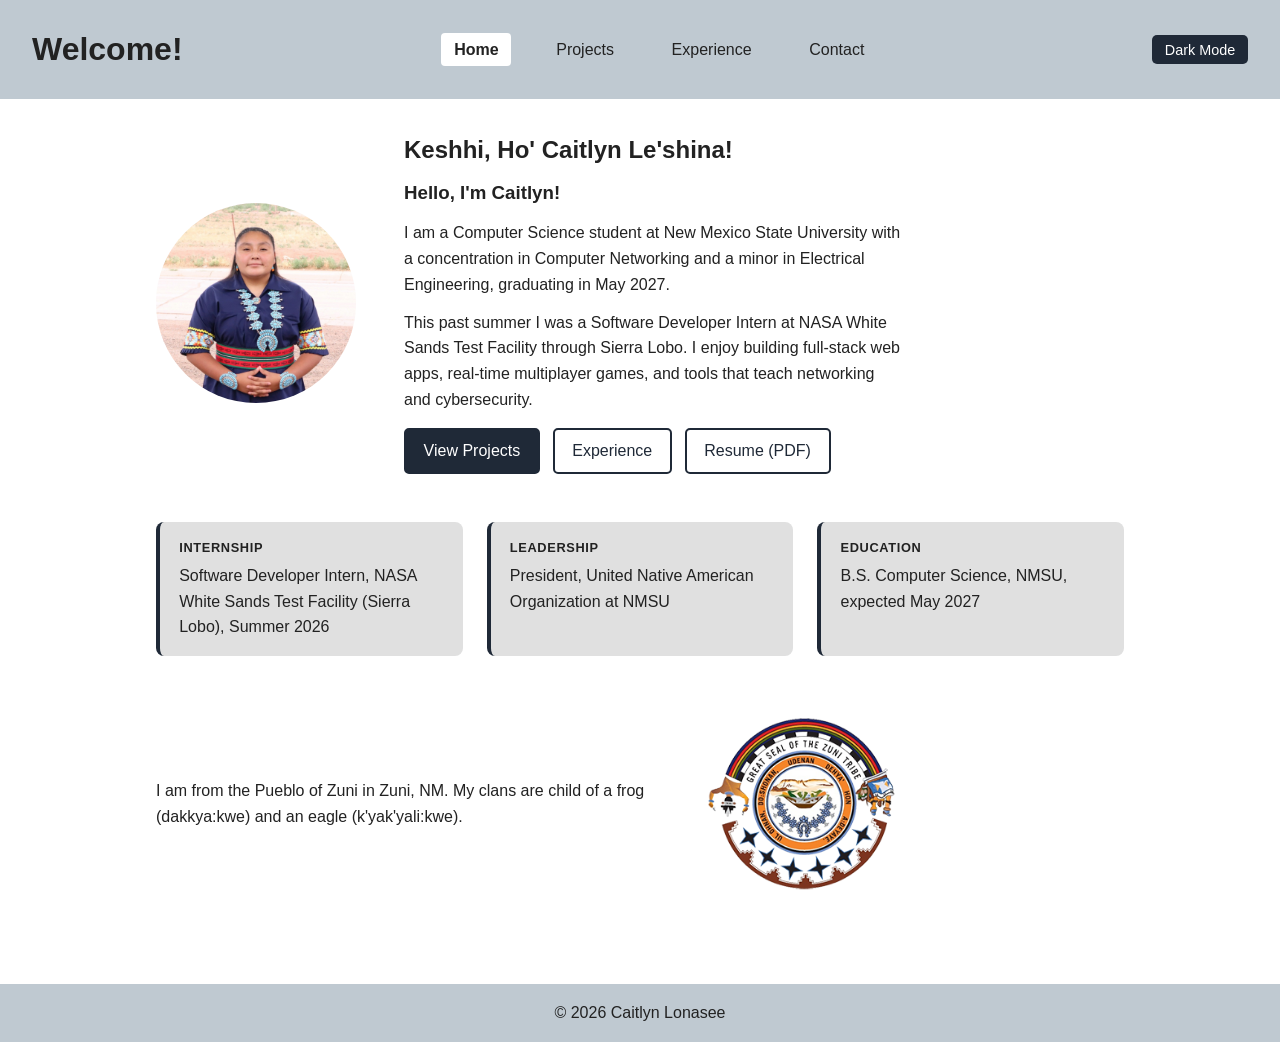
<file: index.html>
<!doctype html>

<!-- sets language to english -->
<html lang="en">
  <head>
    <meta charset="UTF-8" />
    <meta name="viewport" content="width=device-width, initial-scale=1.0" />
    <meta
      name="description"
      content="Caitlyn Lonasee - Computer Science student at New Mexico State University (Computer Networking, minor in Electrical Engineering)."
    />
    <link rel="stylesheet" href="style.css" />
    <title>Caitlyn Lonasee | Personal Website</title>
  </head>

  <body>
    <header class="website-header">
      <h1 class="website-title">Welcome!</h1>

      <nav class="website-nav">
        <ul>
          <li><a href="index.html" class="active">Home</a></li>
          <li><a href="projects.html">Projects</a></li>
          <li><a href="experience.html">Experience</a></li>
          <li><a href="contact.html">Contact</a></li>
        </ul>
      </nav>
      <!-- dark mode toggle -->
      <button id="theme-toggle" class="theme-button">Dark Mode</button>
    </header>

    <main class="content">
      <section class="intro">
        <div class="intro-top">
          <img
            src="websiteProfilePic.jpg"
            alt="Photo of Caitlyn Lonasee"
            class="profile-image"
          />

          <div class="aboutme-text">
            <h2>Keshhi, Ho' Caitlyn Le'shina!</h2>
            <h3>Hello, I'm Caitlyn!</h3>
            <p>
              I am a Computer Science student at New Mexico State University
              with a concentration in Computer Networking and a minor in
              Electrical Engineering, graduating in May 2027.
            </p>
            <p>
              This past summer I was a Software Developer Intern at NASA White
              Sands Test Facility through Sierra Lobo. I enjoy building
              full-stack web apps, real-time multiplayer games, and tools that
              teach networking and cybersecurity.
            </p>
            <div class="button-row">
              <a class="link-button" href="projects.html">View Projects</a>
              <a class="link-button outline" href="experience.html"
                >Experience</a
              >
              <a
                class="link-button outline"
                href="Caitlyn_Lonasee_Resume.pdf"
                target="_blank"
                rel="noopener"
                >Resume (PDF)</a
              >
            </div>
          </div>
        </div>

        <div class="highlights">
          <div class="highlight">
            <span class="highlight-label">Internship</span>
            <p>
              Software Developer Intern, NASA White Sands Test Facility (Sierra
              Lobo), Summer 2026
            </p>
          </div>
          <div class="highlight">
            <span class="highlight-label">Leadership</span>
            <p>President, United Native American Organization at NMSU</p>
          </div>
          <div class="highlight">
            <span class="highlight-label">Education</span>
            <p>B.S. Computer Science, NMSU, expected May 2027</p>
          </div>
        </div>

        <div class="intro-bottom">
          <div class="aboutme-bottom">
            <p>
              I am from the Pueblo of Zuni in Zuni, NM. My clans are child of a
              frog (dakkya:kwe) and an eagle (k'yak'yali:kwe).
            </p>
          </div>
          <img
            src="tribalSeal.png"
            alt="Pueblo of Zuni tribal seal"
            class="secondary-image"
          />
        </div>
      </section>
    </main>

    <footer class="website-footer">
      <p>&copy; 2026 Caitlyn Lonasee</p>
    </footer>

    <script src="script.js"></script>
  </body>
</html>
</file>
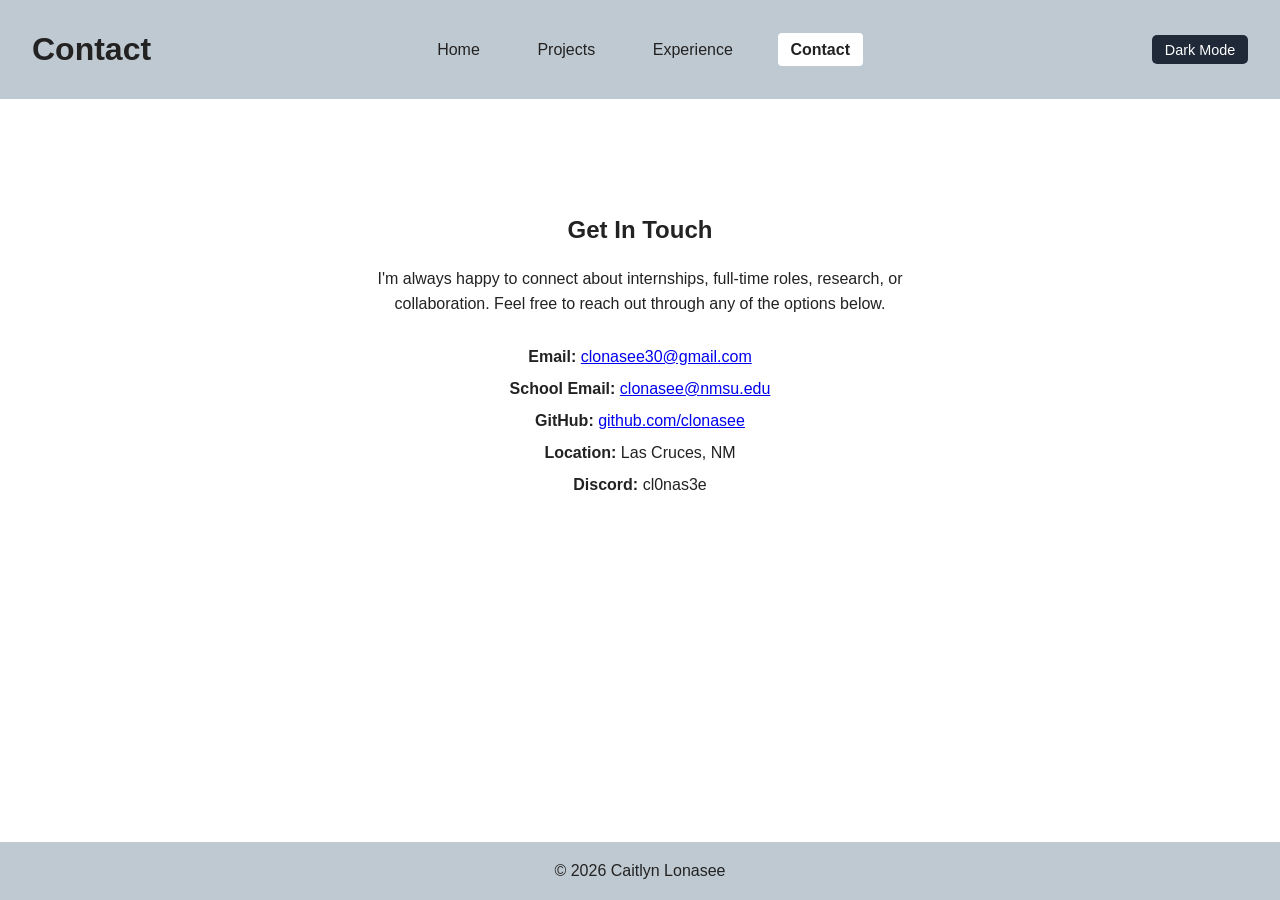
<file: contact.html>
<!doctype html>

<!-- sets language to english -->
<html lang="en">
  <head>
    <meta charset="UTF-8" />
    <meta name="viewport" content="width=device-width, initial-scale=1.0" />
    <meta
      name="description"
      content="Caitlyn Lonasee - Computer Science student at New Mexico State University (Computer Networking, minor in Electrical Engineering)."
    />
    <link rel="stylesheet" href="style.css" />
    <title>Contact | Caitlyn Lonasee</title>
  </head>

  <body>
    <header class="website-header">
      <h1 class="website-title">Contact</h1>

      <nav class="website-nav">
        <ul>
          <li><a href="index.html">Home</a></li>
          <li><a href="projects.html">Projects</a></li>
          <li><a href="experience.html">Experience</a></li>
          <li><a href="contact.html" class="active">Contact</a></li>
        </ul>
      </nav>
      <!-- dark mode toggle -->
      <button id="theme-toggle" class="theme-button">Dark Mode</button>
    </header>

    <main class="content">
      <section class="contact">
        <h2>Get In Touch</h2>
        <p>
          I'm always happy to connect about internships, full-time roles,
          research, or collaboration. Feel free to reach out through any of the
          options below.
        </p>
        <div class="contact-info">
          <p>
            <strong>Email: </strong
            ><a href="mailto:clonasee30@gmail.com">clonasee30@gmail.com</a>
          </p>
          <p>
            <strong>School Email: </strong
            ><a href="mailto:clonasee@nmsu.edu">clonasee@nmsu.edu</a>
          </p>
          <p>
            <strong>GitHub: </strong
            ><a
              href="https://github.com/clonasee"
              target="_blank"
              rel="noopener"
              >github.com/clonasee</a
            >
          </p>
          <p><strong>Location: </strong>Las Cruces, NM</p>
          <p><strong>Discord: </strong>cl0nas3e</p>
        </div>
      </section>
    </main>

    <footer class="website-footer">
      <p>&copy; 2026 Caitlyn Lonasee</p>
    </footer>

    <script src="script.js"></script>
  </body>
</html>
</file>
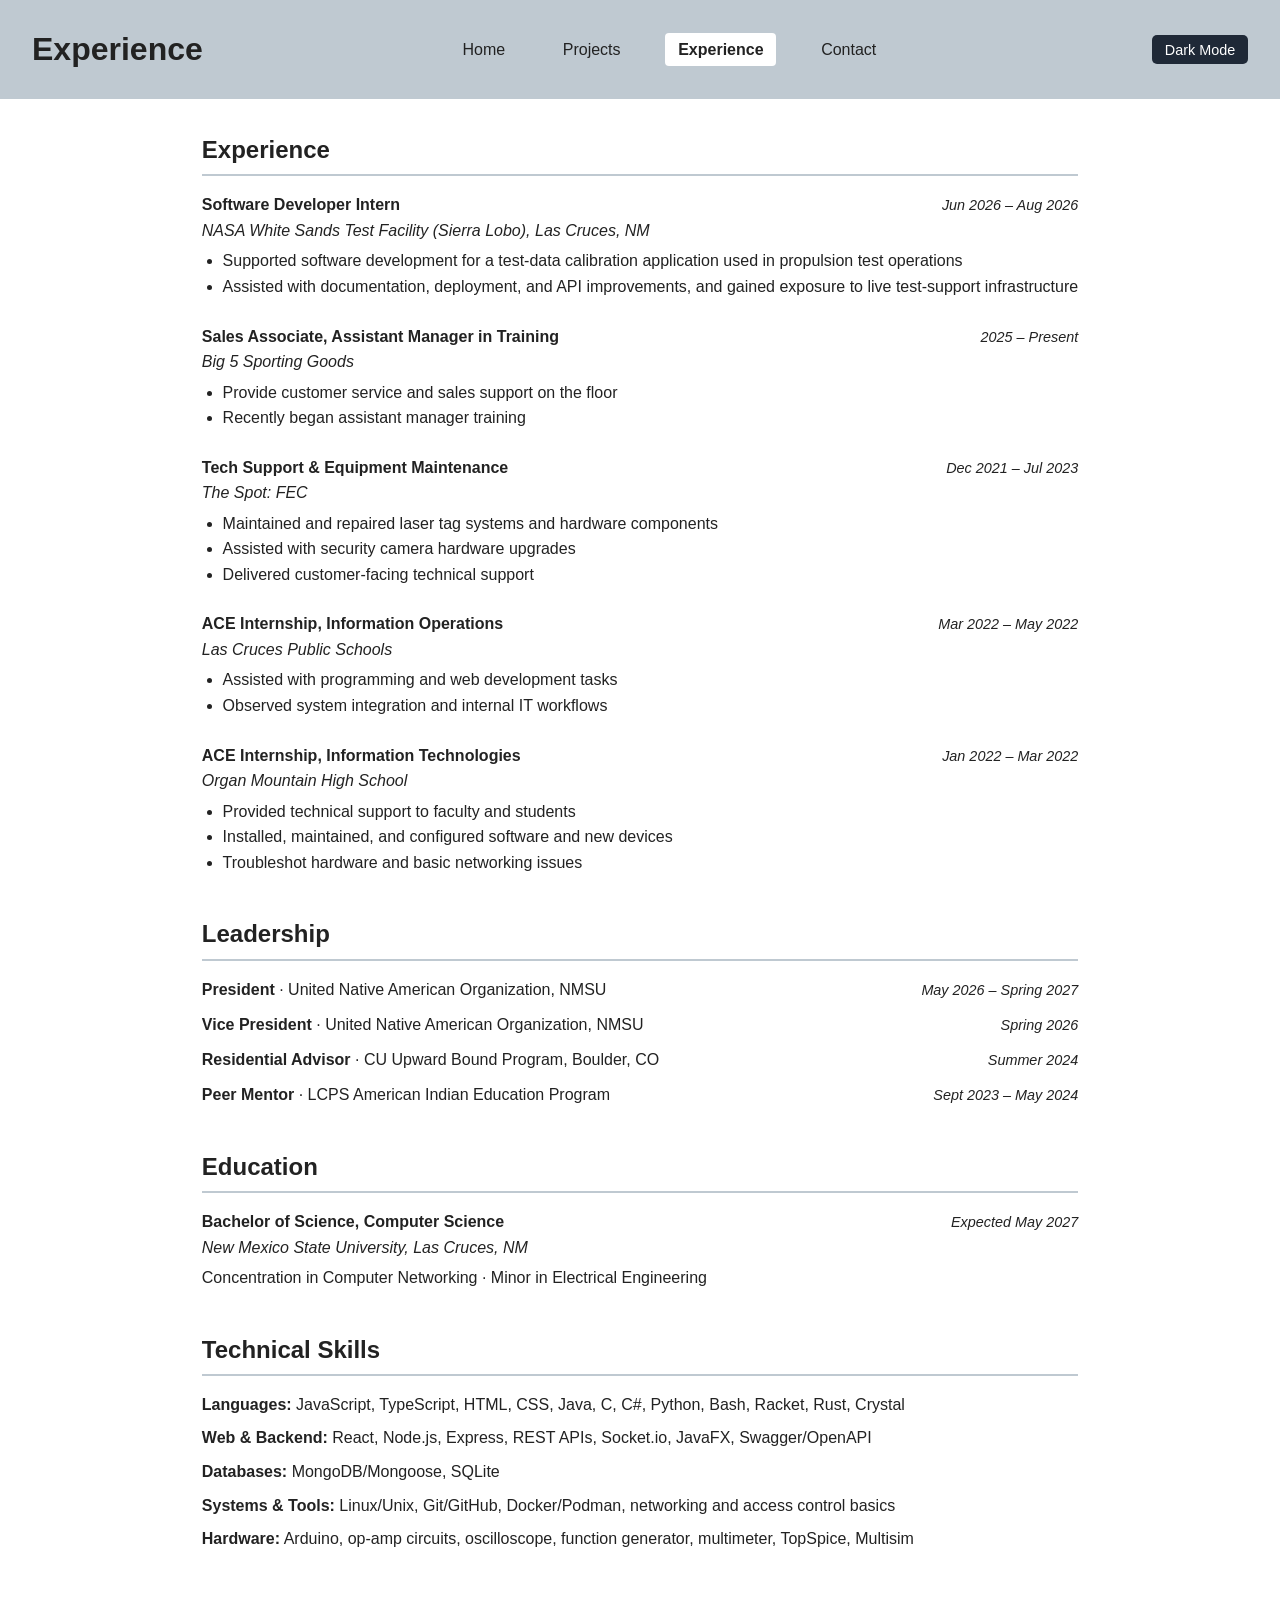
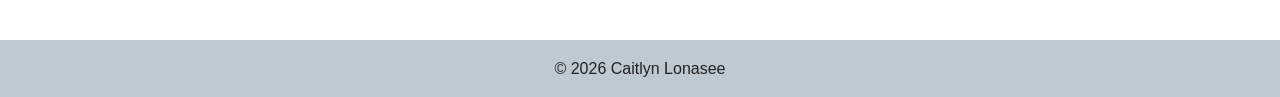
<file: experience.html>
<!doctype html>

<!-- sets language to english -->
<html lang="en">
  <head>
    <meta charset="UTF-8" />
    <meta name="viewport" content="width=device-width, initial-scale=1.0" />
    <meta
      name="description"
      content="Caitlyn Lonasee - Computer Science student at New Mexico State University (Computer Networking, minor in Electrical Engineering)."
    />
    <link rel="stylesheet" href="style.css" />
    <title>Experience | Caitlyn Lonasee</title>
  </head>

  <body>
    <header class="website-header">
      <h1 class="website-title">Experience</h1>

      <nav class="website-nav">
        <ul>
          <li><a href="index.html">Home</a></li>
          <li><a href="projects.html">Projects</a></li>
          <li><a href="experience.html" class="active">Experience</a></li>
          <li><a href="contact.html">Contact</a></li>
        </ul>
      </nav>
      <!-- dark mode toggle -->
      <button id="theme-toggle" class="theme-button">Dark Mode</button>
    </header>

    <main class="content">
      <section class="experience">
        <h2>Experience</h2>
        <div class="exp-block">
          <div class="entry">
            <div class="entry-head">
              <h4>Software Developer Intern</h4>
              <span class="entry-date">Jun 2026 &ndash; Aug 2026</span>
            </div>
            <p class="entry-org">
              NASA White Sands Test Facility (Sierra Lobo), Las Cruces, NM
            </p>
            <ul>
              <li>
                Supported software development for a test-data calibration
                application used in propulsion test operations
              </li>
              <li>
                Assisted with documentation, deployment, and API improvements,
                and gained exposure to live test-support infrastructure
              </li>
            </ul>
          </div>
          <div class="entry">
            <div class="entry-head">
              <h4>Sales Associate, Assistant Manager in Training</h4>
              <span class="entry-date">2025 &ndash; Present</span>
            </div>
            <p class="entry-org">Big 5 Sporting Goods</p>
            <ul>
              <li>Provide customer service and sales support on the floor</li>
              <li>Recently began assistant manager training</li>
            </ul>
          </div>
          <div class="entry">
            <div class="entry-head">
              <h4>Tech Support &amp; Equipment Maintenance</h4>
              <span class="entry-date">Dec 2021 &ndash; Jul 2023</span>
            </div>
            <p class="entry-org">The Spot: FEC</p>
            <ul>
              <li>
                Maintained and repaired laser tag systems and hardware
                components
              </li>
              <li>Assisted with security camera hardware upgrades</li>
              <li>Delivered customer-facing technical support</li>
            </ul>
          </div>
          <div class="entry">
            <div class="entry-head">
              <h4>ACE Internship, Information Operations</h4>
              <span class="entry-date">Mar 2022 &ndash; May 2022</span>
            </div>
            <p class="entry-org">Las Cruces Public Schools</p>
            <ul>
              <li>Assisted with programming and web development tasks</li>
              <li>Observed system integration and internal IT workflows</li>
            </ul>
          </div>
          <div class="entry">
            <div class="entry-head">
              <h4>ACE Internship, Information Technologies</h4>
              <span class="entry-date">Jan 2022 &ndash; Mar 2022</span>
            </div>
            <p class="entry-org">Organ Mountain High School</p>
            <ul>
              <li>Provided technical support to faculty and students</li>
              <li>
                Installed, maintained, and configured software and new devices
              </li>
              <li>Troubleshot hardware and basic networking issues</li>
            </ul>
          </div>
        </div>

        <h2>Leadership</h2>
        <div class="exp-block">
          <div class="entry-head lead-row">
            <p>
              <strong>President</strong> &middot; United Native American
              Organization, NMSU
            </p>
            <span class="entry-date">May 2026 &ndash; Spring 2027</span>
          </div>
          <div class="entry-head lead-row">
            <p>
              <strong>Vice President</strong> &middot; United Native American
              Organization, NMSU
            </p>
            <span class="entry-date">Spring 2026</span>
          </div>
          <div class="entry-head lead-row">
            <p>
              <strong>Residential Advisor</strong> &middot; CU Upward Bound
              Program, Boulder, CO
            </p>
            <span class="entry-date">Summer 2024</span>
          </div>
          <div class="entry-head lead-row">
            <p>
              <strong>Peer Mentor</strong> &middot; LCPS American Indian
              Education Program
            </p>
            <span class="entry-date">Sept 2023 &ndash; May 2024</span>
          </div>
        </div>

        <h2>Education</h2>
        <div class="exp-block">
          <div class="entry">
            <div class="entry-head">
              <h4>Bachelor of Science, Computer Science</h4>
              <span class="entry-date">Expected May 2027</span>
            </div>
            <p class="entry-org">New Mexico State University, Las Cruces, NM</p>
            <p>
              Concentration in Computer Networking &middot; Minor in Electrical
              Engineering
            </p>
          </div>
        </div>

        <h2>Technical Skills</h2>
        <div class="exp-block skills">
          <p>
            <strong>Languages:</strong> JavaScript, TypeScript, HTML, CSS, Java,
            C, C#, Python, Bash, Racket, Rust, Crystal
          </p>
          <p>
            <strong>Web &amp; Backend:</strong> React, Node.js, Express, REST
            APIs, Socket.io, JavaFX, Swagger/OpenAPI
          </p>
          <p><strong>Databases:</strong> MongoDB/Mongoose, SQLite</p>
          <p>
            <strong>Systems &amp; Tools:</strong> Linux/Unix, Git/GitHub,
            Docker/Podman, networking and access control basics
          </p>
          <p>
            <strong>Hardware:</strong> Arduino, op-amp circuits, oscilloscope,
            function generator, multimeter, TopSpice, Multisim
          </p>
        </div>
      </section>
    </main>

    <footer class="website-footer">
      <p>&copy; 2026 Caitlyn Lonasee</p>
    </footer>

    <script src="script.js"></script>
  </body>
</html>
</file>
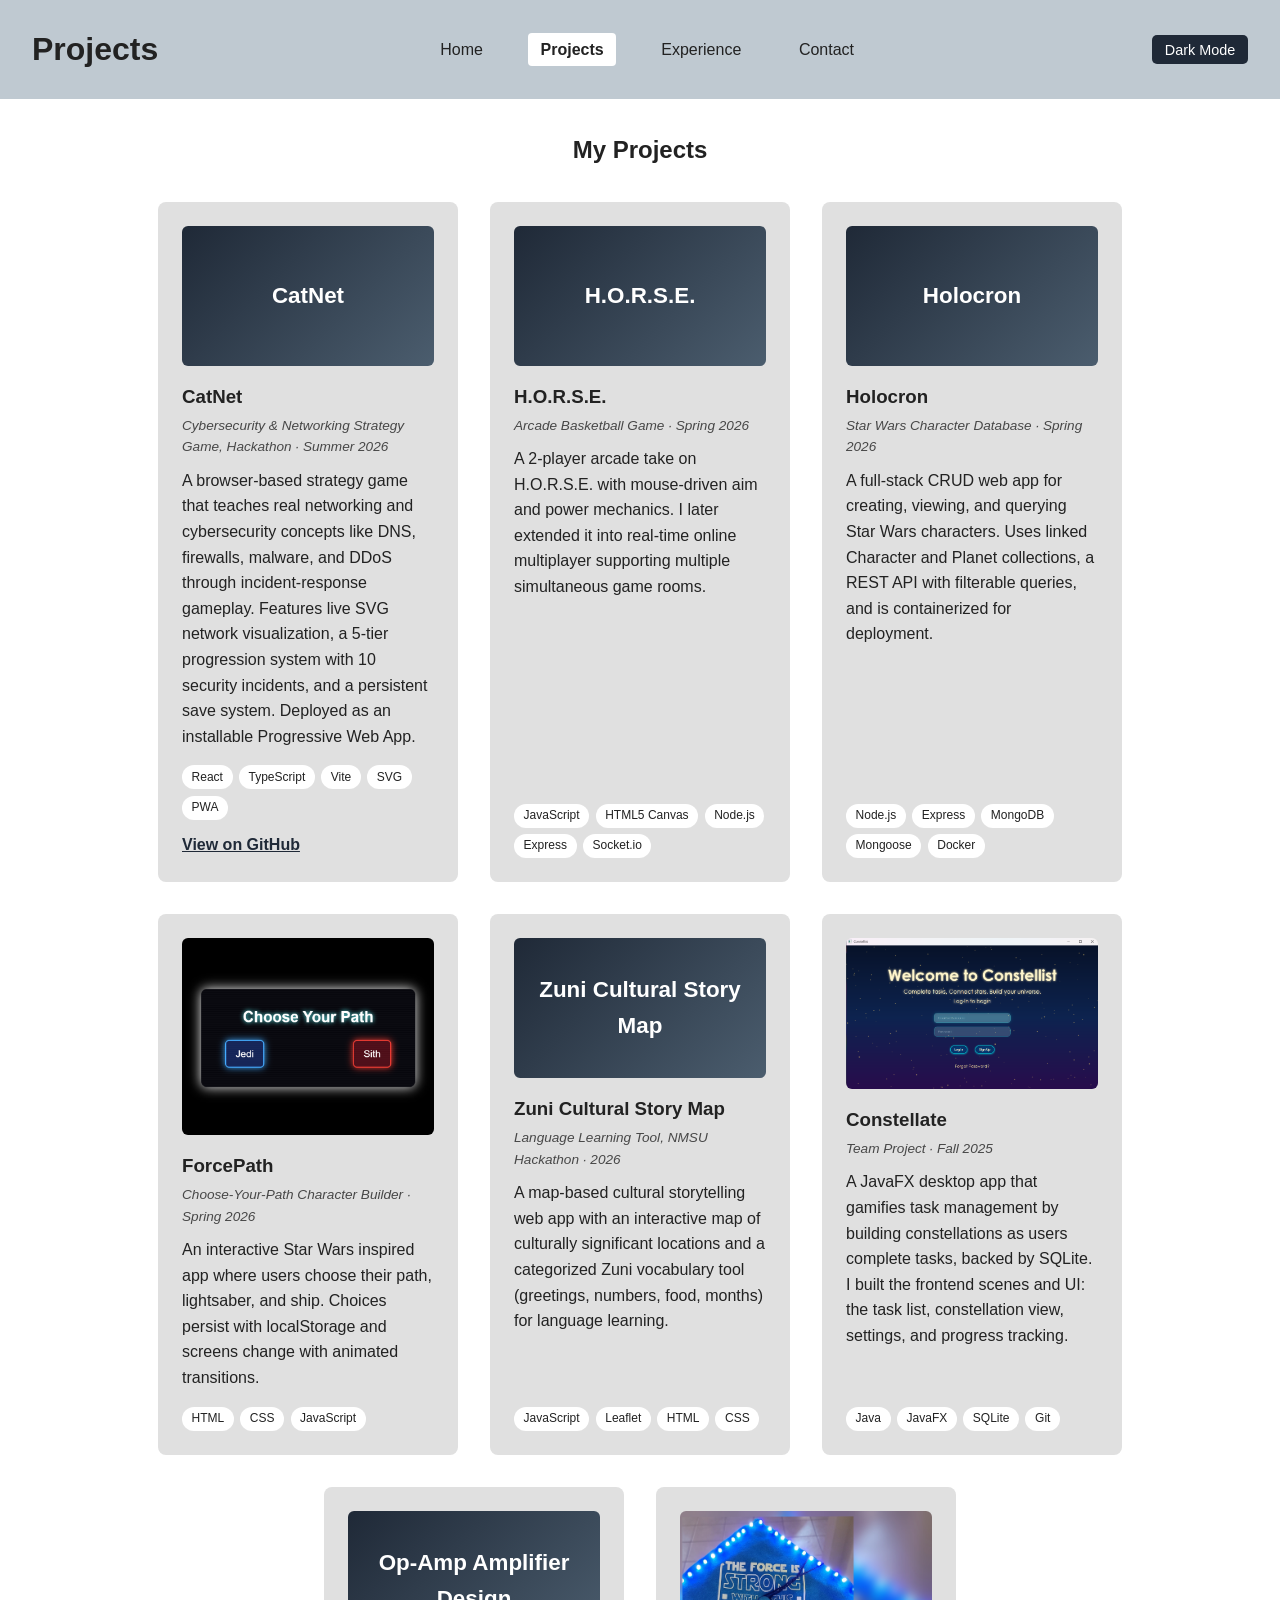
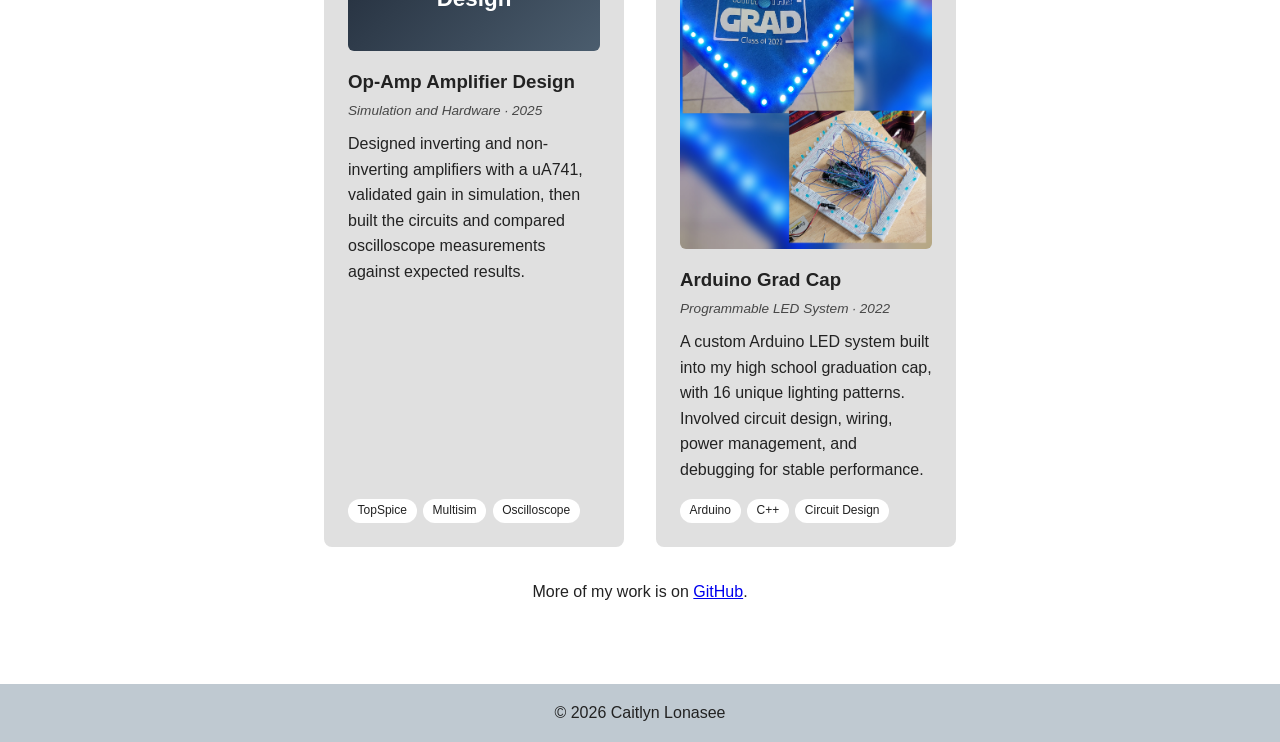
<file: projects.html>
<!doctype html>

<!-- sets language to english -->
<html lang="en">
  <head>
    <meta charset="UTF-8" />
    <meta name="viewport" content="width=device-width, initial-scale=1.0" />
    <meta
      name="description"
      content="Caitlyn Lonasee - Computer Science student at New Mexico State University (Computer Networking, minor in Electrical Engineering)."
    />
    <link rel="stylesheet" href="style.css" />
    <title>Projects | Caitlyn Lonasee</title>
  </head>

  <body>
    <header class="website-header">
      <h1 class="website-title">Projects</h1>

      <nav class="website-nav">
        <ul>
          <li><a href="index.html">Home</a></li>
          <li><a href="projects.html" class="active">Projects</a></li>
          <li><a href="experience.html">Experience</a></li>
          <li><a href="contact.html">Contact</a></li>
        </ul>
      </nav>
      <!-- dark mode toggle -->
      <button id="theme-toggle" class="theme-button">Dark Mode</button>
    </header>

    <main class="content">
      <section class="projects">
        <h2>My Projects</h2>
        <div class="project-container">
          <div class="project-card">
            <div class="project-banner"><span>CatNet</span></div>
            <h3>CatNet</h3>
            <p class="project-meta">
              Cybersecurity &amp; Networking Strategy Game, Hackathon &middot;
              Summer 2026
            </p>
            <p>
              A browser-based strategy game that teaches real networking and
              cybersecurity concepts like DNS, firewalls, malware, and DDoS
              through incident-response gameplay. Features live SVG network
              visualization, a 5-tier progression system with 10 security
              incidents, and a persistent save system. Deployed as an
              installable Progressive Web App.
            </p>
            <ul class="tags">
              <li>React</li>
              <li>TypeScript</li>
              <li>Vite</li>
              <li>SVG</li>
              <li>PWA</li>
            </ul>
            <a
              class="project-link"
              href="https://github.com/clonasee/CatNet"
              target="_blank"
              rel="noopener"
              >View on GitHub</a
            >
          </div>
          <div class="project-card">
            <div class="project-banner"><span>H.O.R.S.E.</span></div>
            <h3>H.O.R.S.E.</h3>
            <p class="project-meta">
              Arcade Basketball Game &middot; Spring 2026
            </p>
            <p>
              A 2-player arcade take on H.O.R.S.E. with mouse-driven aim and
              power mechanics. I later extended it into real-time online
              multiplayer supporting multiple simultaneous game rooms.
            </p>
            <ul class="tags">
              <li>JavaScript</li>
              <li>HTML5 Canvas</li>
              <li>Node.js</li>
              <li>Express</li>
              <li>Socket.io</li>
            </ul>
          </div>
          <div class="project-card">
            <div class="project-banner"><span>Holocron</span></div>
            <h3>Holocron</h3>
            <p class="project-meta">
              Star Wars Character Database &middot; Spring 2026
            </p>
            <p>
              A full-stack CRUD web app for creating, viewing, and querying Star
              Wars characters. Uses linked Character and Planet collections, a
              REST API with filterable queries, and is containerized for
              deployment.
            </p>
            <ul class="tags">
              <li>Node.js</li>
              <li>Express</li>
              <li>MongoDB</li>
              <li>Mongoose</li>
              <li>Docker</li>
            </ul>
          </div>
          <div class="project-card">
            <img src="forcePathChoose.png" alt="ForcePath app screen" />
            <h3>ForcePath</h3>
            <p class="project-meta">
              Choose-Your-Path Character Builder &middot; Spring 2026
            </p>
            <p>
              An interactive Star Wars inspired app where users choose their
              path, lightsaber, and ship. Choices persist with localStorage and
              screens change with animated transitions.
            </p>
            <ul class="tags">
              <li>HTML</li>
              <li>CSS</li>
              <li>JavaScript</li>
            </ul>
          </div>
          <div class="project-card">
            <div class="project-banner">
              <span>Zuni Cultural Story Map</span>
            </div>
            <h3>Zuni Cultural Story Map</h3>
            <p class="project-meta">
              Language Learning Tool, NMSU Hackathon &middot; 2026
            </p>
            <p>
              A map-based cultural storytelling web app with an interactive map
              of culturally significant locations and a categorized Zuni
              vocabulary tool (greetings, numbers, food, months) for language
              learning.
            </p>
            <ul class="tags">
              <li>JavaScript</li>
              <li>Leaflet</li>
              <li>HTML</li>
              <li>CSS</li>
            </ul>
          </div>
          <div class="project-card">
            <img
              src="constellateWelcome.png"
              alt="Constellate welcome screen"
            />
            <h3>Constellate</h3>
            <p class="project-meta">Team Project &middot; Fall 2025</p>
            <p>
              A JavaFX desktop app that gamifies task management by building
              constellations as users complete tasks, backed by SQLite. I built
              the frontend scenes and UI: the task list, constellation view,
              settings, and progress tracking.
            </p>
            <ul class="tags">
              <li>Java</li>
              <li>JavaFX</li>
              <li>SQLite</li>
              <li>Git</li>
            </ul>
          </div>
          <div class="project-card">
            <div class="project-banner">
              <span>Op-Amp Amplifier Design</span>
            </div>
            <h3>Op-Amp Amplifier Design</h3>
            <p class="project-meta">Simulation and Hardware &middot; 2025</p>
            <p>
              Designed inverting and non-inverting amplifiers with a uA741,
              validated gain in simulation, then built the circuits and compared
              oscilloscope measurements against expected results.
            </p>
            <ul class="tags">
              <li>TopSpice</li>
              <li>Multisim</li>
              <li>Oscilloscope</li>
            </ul>
          </div>
          <div class="project-card">
            <img
              src="gradCapProject.jpg"
              alt="Graduation cap with LED lights"
            />
            <h3>Arduino Grad Cap</h3>
            <p class="project-meta">Programmable LED System &middot; 2022</p>
            <p>
              A custom Arduino LED system built into my high school graduation
              cap, with 16 unique lighting patterns. Involved circuit design,
              wiring, power management, and debugging for stable performance.
            </p>
            <ul class="tags">
              <li>Arduino</li>
              <li>C++</li>
              <li>Circuit Design</li>
            </ul>
          </div>
        </div>
        <p class="more-link">
          More of my work is on
          <a href="https://github.com/clonasee" target="_blank" rel="noopener"
            >GitHub</a
          >.
        </p>
      </section>
    </main>

    <footer class="website-footer">
      <p>&copy; 2026 Caitlyn Lonasee</p>
    </footer>

    <script src="script.js"></script>
  </body>
</html>
</file>
<file: style.css>
* {
  margin: 0;
  padding: 0;
  box-sizing: border-box;
}

/* Base Layout */
body {
  font-family: Arial, Helvetica, sans-serif;
  line-height: 1.6;
  background-color: #ffffff;
  color: #222;

  display: flex;
  flex-direction: column;
  min-height: 100vh; /* keeps footer at bottom */
  transition:
    background-color 0.3s ease,
    color 0.3s ease;
}

/* Header & Navigation */
.website-header {
  background-color: #bfc9d1;
  color: #222;
  padding: 1.5rem 2rem;

  display: flex;
  justify-content: space-between;
  align-items: center;
}

.website-title {
  font-size: 2rem;
}

/* Navigation */
.website-nav ul {
  list-style: none;
  display: flex;
}

.website-nav li {
  margin: 0 1rem;
}

.website-nav a {
  color: #222;
  text-decoration: none;
  padding: 0.5rem 0.8rem;
  border-radius: 4px;
  transition: background-color 0.2s ease;
}

.website-nav a:hover {
  background-color: #ffffff;
}

/* Main Content Container */
.content {
  max-width: 1000px;
  margin: 2rem auto;
  padding: 0 1rem;
  flex: 1; /* allows page to grow */
}

/* Home Page Intro Section */
.intro {
  max-width: 1000px;
  margin: 0 auto;
}

/* Top Row (profile + intro text) */
.intro-top {
  display: flex;
  align-items: center;
  gap: 3rem;
}

/* Bottom Row (paragraph + seal image) */
.intro-bottom {
  display: flex;
  align-items: center;
  gap: 3rem;
  margin-top: 3rem;
}

/* Profile Image */
.profile-image {
  width: 200px;
  height: 200px;
  border-radius: 50%;
  object-fit: cover;
}

/* Main intro text */
.aboutme-text,
.aboutme-bottom {
  flex: 1;
  max-width: 500px;
}

.aboutme-text h2 {
  margin-bottom: 0.5rem;
}

.aboutme-text h3 {
  margin-bottom: 0.8rem;
}

/* Secondary Image (Zuni seal) */
.secondary-image {
  width: 200px;
  height: 200px;
  border-radius: 50%;
  object-fit: cover;
}

/* Projects Page */
.projects h2 {
  margin-bottom: 2rem;
  text-align: center;
}

.project-container {
  display: flex;
  gap: 2rem;
  flex-wrap: wrap;
  justify-content: center;
  align-items: stretch; /* makes cards equal height */
}

.project-card {
  background: #e0e0e0;
  padding: 1.5rem;
  border-radius: 8px;
  width: 300px;

  display: flex;
  flex-direction: column;
}

.project-card img {
  width: 100%;
  height: auto;
  object-fit: cover;
  border-radius: 6px;
  margin-bottom: 1rem;
}

/* Contact Page */
.contact {
  max-width: 600px;
  margin: 3rem auto;
  background: #ffffff;
  padding: 2rem;
  border-radius: 10px;
  text-align: center;
}

.contact h2 {
  margin-bottom: 1rem;
}

.contact-info {
  margin-top: 1.5rem;
  line-height: 2;
}

/* Footer */
.website-footer {
  background-color: #bfc9d1;
  color: #222;
  text-align: center;
  padding: 1rem;
  margin-top: 3rem;
}

/* Dark Mode */
.theme-button {
  margin-left: 1rem;
  padding: 0.4rem 0.8rem;
  border: none;
  border-radius: 5px;
  cursor: pointer;
  background-color: #1f2937;
  color: white;
  font-size: 0.9rem;
}

.theme-button:hover {
  opacity: 0.9;
}

body.dark {
  background-color: #111827;
  color: #f3f4f6;
}

body.dark .website-header {
  background-color: #1f2937;
  color: #f3f4f6;
}

body.dark .website-nav a {
  color: #f3f4f6;
}

body.dark .project-card,
body.dark .contact {
  background-color: #1f2937;
  color: #f3f4f6;
}

body.dark .website-footer {
  background-color: #1f2937;
  color: #f3f4f6;
}

/* ---------- 2026 update additions ---------- */

/* current page in the nav */
.website-nav a.active {
  background-color: #ffffff;
  font-weight: bold;
}

body.dark .website-nav a:hover,
body.dark .website-nav a.active {
  background-color: #374151;
}

/* home: buttons + highlight strip */
.aboutme-text p {
  margin-bottom: 0.8rem;
}

.button-row {
  display: flex;
  gap: 0.8rem;
  flex-wrap: wrap;
  margin-top: 1rem;
}

.link-button {
  display: inline-block;
  padding: 0.5rem 1.1rem;
  border-radius: 5px;
  background-color: #1f2937;
  color: #ffffff;
  text-decoration: none;
  border: 2px solid #1f2937;
}

.link-button.outline {
  background-color: transparent;
  color: #1f2937;
}

.link-button:hover {
  opacity: 0.85;
}

body.dark .link-button {
  background-color: #bfc9d1;
  border-color: #bfc9d1;
  color: #111827;
}

body.dark .link-button.outline {
  background-color: transparent;
  color: #bfc9d1;
}

.highlights {
  display: flex;
  gap: 1.5rem;
  margin-top: 3rem;
  flex-wrap: wrap;
}

.highlight {
  flex: 1;
  min-width: 220px;
  background: #e0e0e0;
  border-radius: 8px;
  padding: 1rem 1.2rem;
  border-left: 4px solid #1f2937;
}

.highlight-label {
  display: block;
  font-size: 0.8rem;
  font-weight: bold;
  text-transform: uppercase;
  letter-spacing: 0.05em;
  margin-bottom: 0.3rem;
}

body.dark .highlight {
  background-color: #1f2937;
  border-left-color: #bfc9d1;
}

/* projects: banner for cards without a screenshot, tags, links */
.project-banner {
  height: 140px;
  border-radius: 6px;
  margin-bottom: 1rem;
  background: linear-gradient(135deg, #1f2937, #4b5d6e);
  display: flex;
  align-items: center;
  justify-content: center;
  text-align: center;
  padding: 1rem;
}

.project-banner span {
  color: #ffffff;
  font-size: 1.4rem;
  font-weight: bold;
}

.project-card h3 {
  margin-bottom: 0.2rem;
}

.project-meta {
  font-size: 0.85rem;
  font-style: italic;
  margin-bottom: 0.6rem;
  opacity: 0.8;
}

.tags {
  list-style: none;
  display: flex;
  flex-wrap: wrap;
  gap: 0.4rem;
  margin-top: auto;
  padding-top: 1rem;
}

.tags li {
  font-size: 0.75rem;
  background: #ffffff;
  border-radius: 999px;
  padding: 0.15rem 0.6rem;
}

body.dark .tags li {
  background: #374151;
}

.project-link {
  margin-top: 0.8rem;
  font-weight: bold;
  color: #1f2937;
}

body.dark .project-link,
body.dark .more-link a,
body.dark .contact a {
  color: #93c5fd;
}

.more-link {
  text-align: center;
  margin-top: 2rem;
}

/* experience page */
.experience h2 {
  margin: 2.5rem 0 1rem;
  padding-bottom: 0.3rem;
  border-bottom: 2px solid #bfc9d1;
}

.experience h2:first-child {
  margin-top: 0;
}

.entry {
  margin-bottom: 1.5rem;
}

.entry-head {
  display: flex;
  justify-content: space-between;
  align-items: baseline;
  gap: 1rem;
  flex-wrap: wrap;
}

.entry-date {
  font-style: italic;
  font-size: 0.9rem;
  white-space: nowrap;
}

.entry-org {
  font-style: italic;
  margin-bottom: 0.3rem;
}

.entry ul {
  margin-left: 1.3rem;
}

.lead-row {
  margin-bottom: 0.6rem;
}

.skills p {
  margin-bottom: 0.5rem;
}

body.dark .experience h2 {
  border-bottom-color: #374151;
}

/* Responsive Design */

@media (max-width: 768px) {
  .highlights {
    flex-direction: column;
  }

  .button-row {
    justify-content: center;
  }

  .entry-head {
    flex-direction: column;
    gap: 0;
  }

  .website-header {
    flex-direction: column;
    text-align: center;
  }

  .website-nav ul {
    flex-direction: column;
  }

  .website-nav li {
    margin: 0.5rem 0;
  }

  .intro-top,
  .intro-bottom {
    flex-direction: column;
    text-align: center;
  }

  .profile-image {
    width: 150px;
    height: 150px;
  }

  .secondary-image {
    width: 180px;
    height: 180px;
  }

  .project-container {
    flex-direction: column;
    align-items: center;
  }
}
</file>
